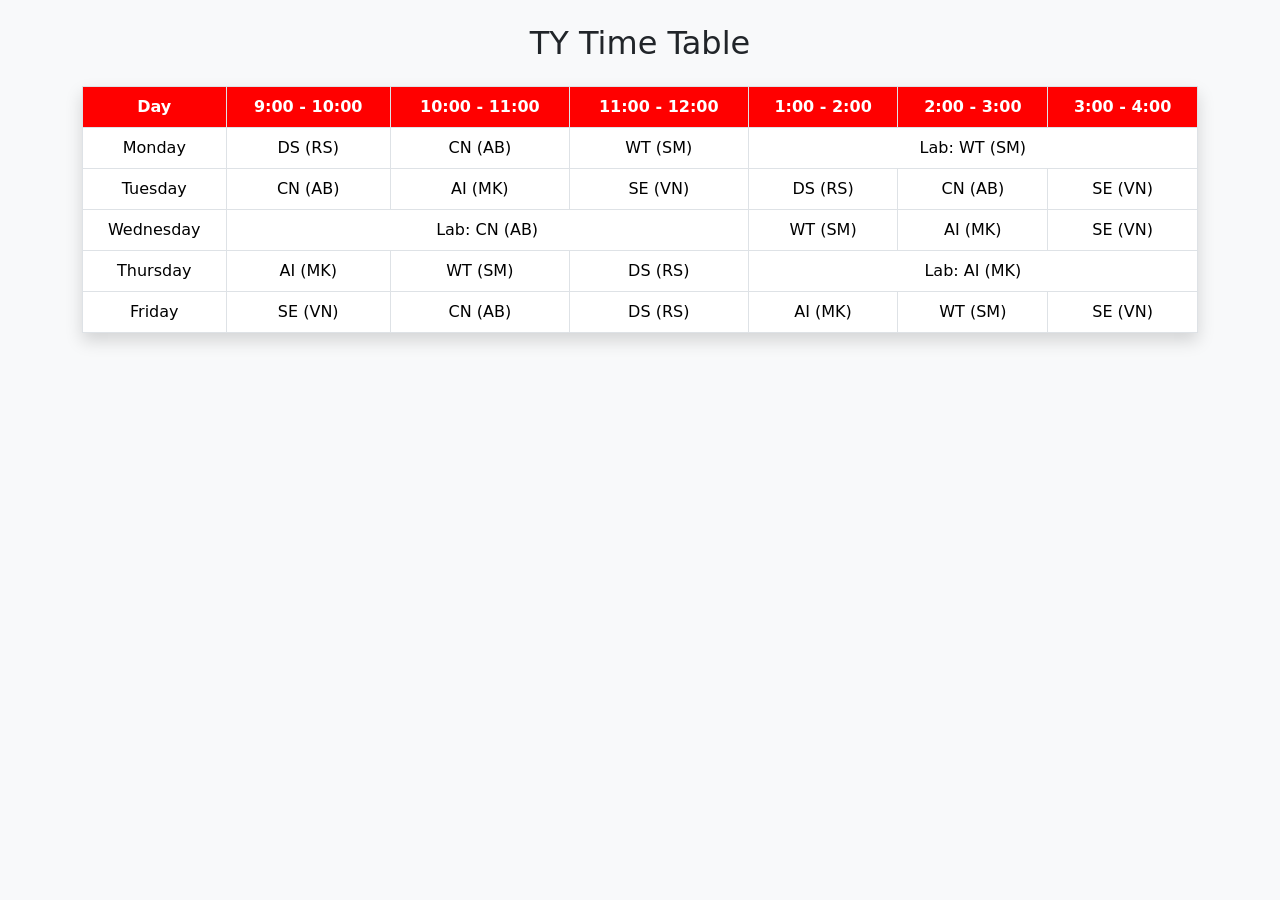
<file: 1/index.html>
<!DOCTYPE html>
<html lang="en">
<head>
  <meta charset="UTF-8">
  <meta name="viewport" content="width=device-width, initial-scale=1">
  <title>TY Time Table</title>
  <link href="https://cdn.jsdelivr.net/npm/bootstrap@5.3.3/dist/css/bootstrap.min.css" rel="stylesheet">
  <style>
    body {
      background-color: #f8f9fa;
    }
    .table thead th {
      background-color: red;
      color: white;
      text-align: center;
    }
    .table tbody td {
      text-align: center;
    }
    h2 {
      margin-top: 20px;
      text-align: center;
    }
  </style>
</head>
<body>

<div class="container">
  <h2 class="my-4">TY Time Table</h2>
  <table class="table table-bordered table-hover shadow">
    <thead>
      <tr>
        <th>Day</th>
        <th>9:00 - 10:00</th>
        <th>10:00 - 11:00</th>
        <th>11:00 - 12:00</th>
        <th>1:00 - 2:00</th>
        <th>2:00 - 3:00</th>
        <th>3:00 - 4:00</th>
      </tr>
    </thead>
    <tbody>
      <tr>
        <td>Monday</td>
        <td>DS (RS)</td>
        <td>CN (AB)</td>
        <td>WT (SM)</td>
        <td colspan="3">Lab: WT (SM)</td>
      </tr>
      <tr>
        <td>Tuesday</td>
        <td>CN (AB)</td>
        <td>AI (MK)</td>
        <td>SE (VN)</td>
        <td>DS (RS)</td>
        <td>CN (AB)</td>
        <td>SE (VN)</td>
      </tr>
      <tr>
        <td>Wednesday</td>
        <td colspan="3">Lab: CN (AB)</td>
        <td>WT (SM)</td>
        <td>AI (MK)</td>
        <td>SE (VN)</td>
      </tr>
      <tr>
        <td>Thursday</td>
        <td>AI (MK)</td>
        <td>WT (SM)</td>
        <td>DS (RS)</td>
        <td colspan="3">Lab: AI (MK)</td>
      </tr>
      <tr>
        <td>Friday</td>
        <td>SE (VN)</td>
        <td>CN (AB)</td>
        <td>DS (RS)</td>
        <td>AI (MK)</td>
        <td>WT (SM)</td>
        <td>SE (VN)</td>
      </tr>
    </tbody>
  </table>
</div>

</body>
</html>
</file>
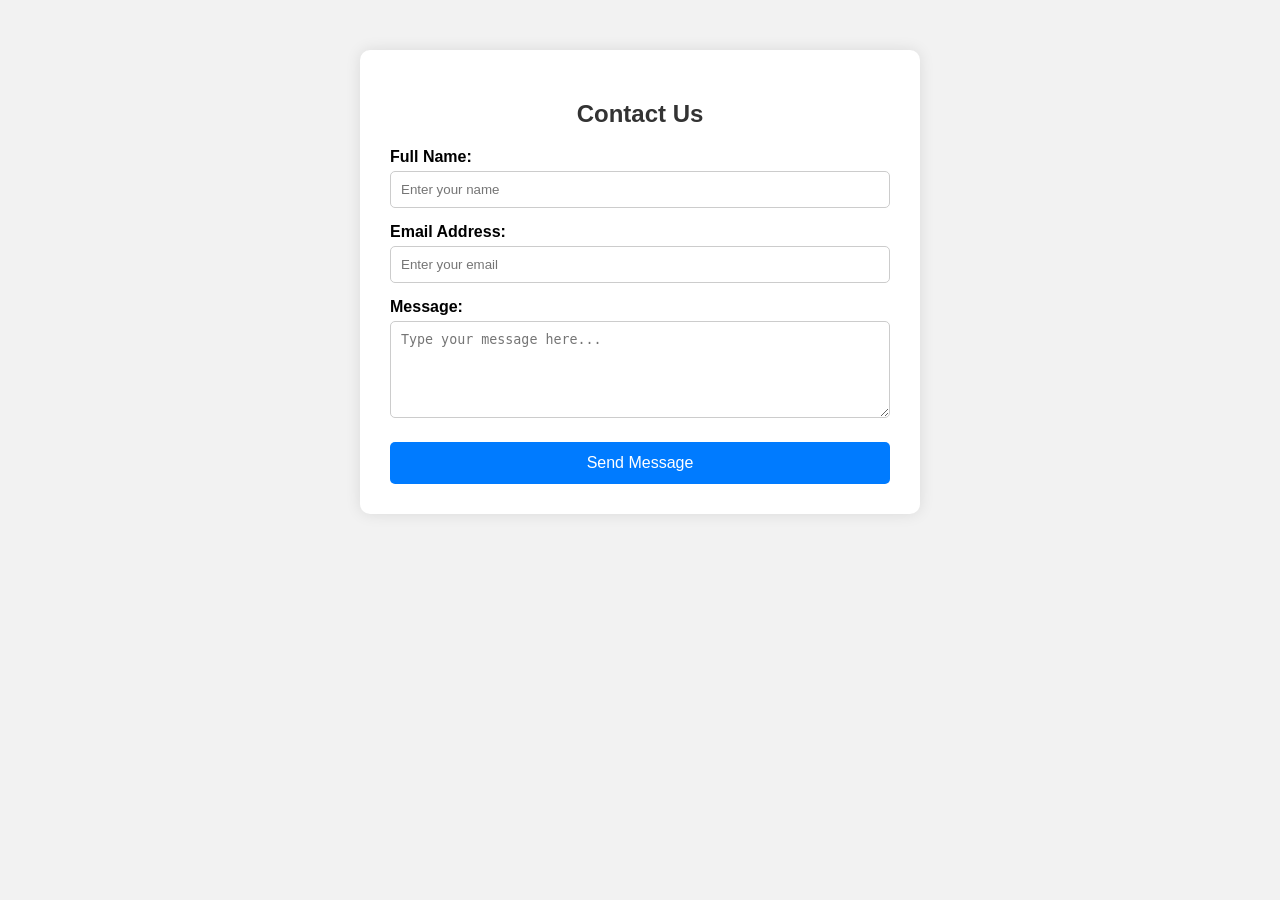
<file: 12/index.html>
<!DOCTYPE html>
<html lang="en">
<head>
  <meta charset="UTF-8">
  <title>Contact Us</title>
  <link rel="stylesheet" href="style.css">
</head>
<body>

  <div class="container">
    <h2>Contact Us</h2>
    <form>
      <label for="name">Full Name:</label>
      <input type="text" id="name" placeholder="Enter your name" required>

      <label for="email">Email Address:</label>
      <input type="email" id="email" placeholder="Enter your email" required>

      <label for="message">Message:</label>
      <textarea id="message" rows="5" placeholder="Type your message here..." required></textarea>

      <button type="submit">Send Message</button>
    </form>
  </div>

</body>
</html>
</file>
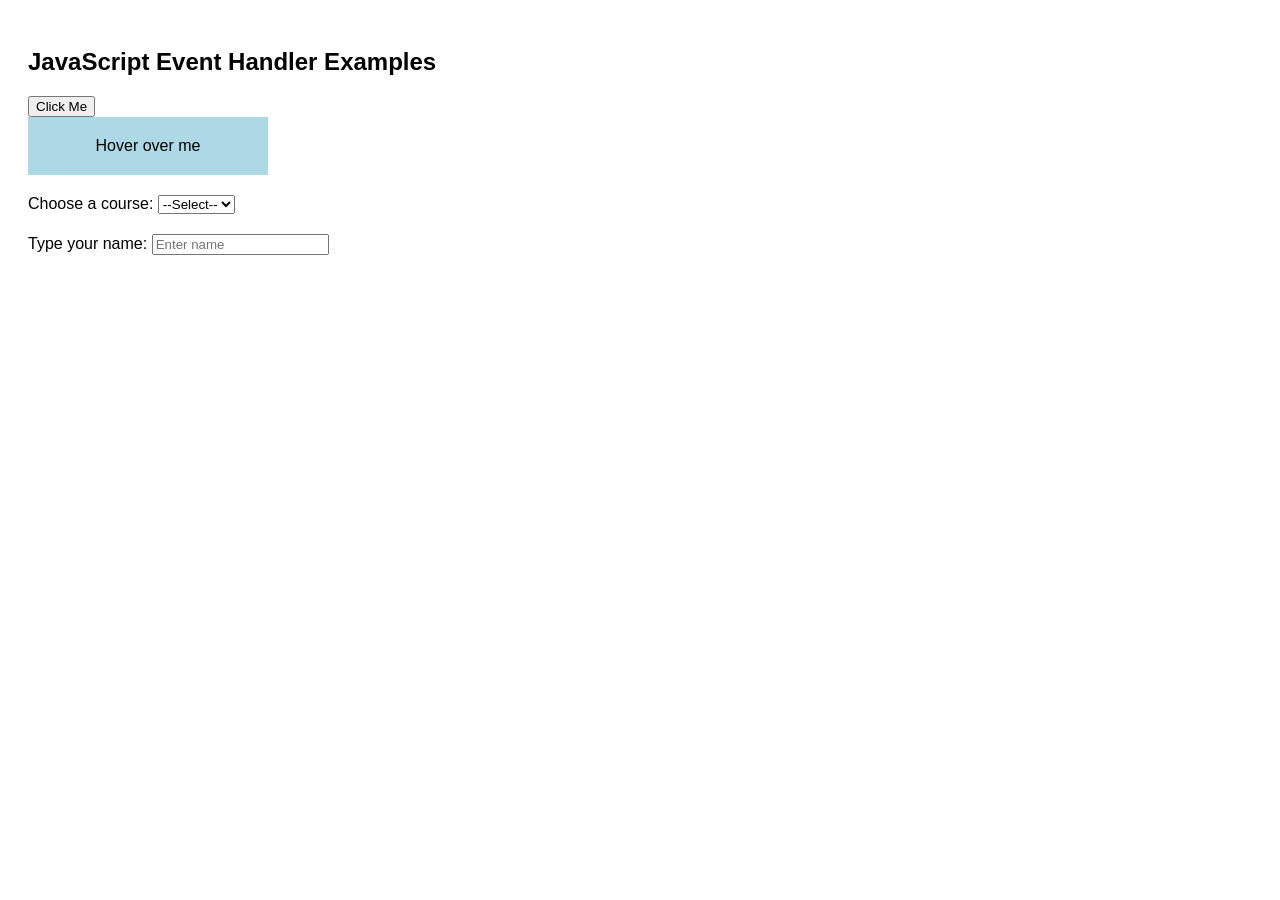
<file: 13/index.html>
<!DOCTYPE html>
<html lang="en">
<head>
  <meta charset="UTF-8">
  <title>JS Event Handlers</title>
  <style>
    body {
      font-family: Arial;
      padding: 20px;
    }

    .box {
      padding: 20px;
      background-color: lightblue;
      width: 200px;
      text-align: center;
      margin-bottom: 20px;
    }
  </style>
</head>
<body>

  <h2>JavaScript Event Handler Examples</h2>

  <!-- 1. Click Event -->
  <button onclick="showAlert()">Click Me</button>

  <!-- 2. Mouseover Event -->
  <div class="box" onmouseover="changeColor(this)" onmouseout="resetColor(this)">
    Hover over me
  </div>

  <!-- 3. Input Change -->
  <label>Choose a course:</label>
  <select onchange="courseSelected(this)">
    <option value="">--Select--</option>
    <option value="BTech">BTech</option>
    <option value="MTech">MTech</option>
    <option value="MBA">MBA</option>
  </select>

  <!-- 4. Keyup Event -->
  <div style="margin-top: 20px;">
    <label>Type your name:</label>
    <input type="text" onkeyup="updateName(this)" placeholder="Enter name">
    <p id="output"></p>
  </div>

  <script>
    // 1. Click handler
    function showAlert() {
      alert("Button clicked!");
    }

    // 2. Mouseover + Mouseout handlers
    function changeColor(element) {
      element.style.backgroundColor = "orange";
    }

    function resetColor(element) {
      element.style.backgroundColor = "lightblue";
    }

    // 3. Select onchange handler
    function courseSelected(select) {
      alert("You selected: " + select.value);
    }

    // 4. Keyup handler for live preview
    function updateName(input) {
      document.getElementById("output").innerText = "Hello, " + input.value;
    }
  </script>

</body>
</html>
</file>
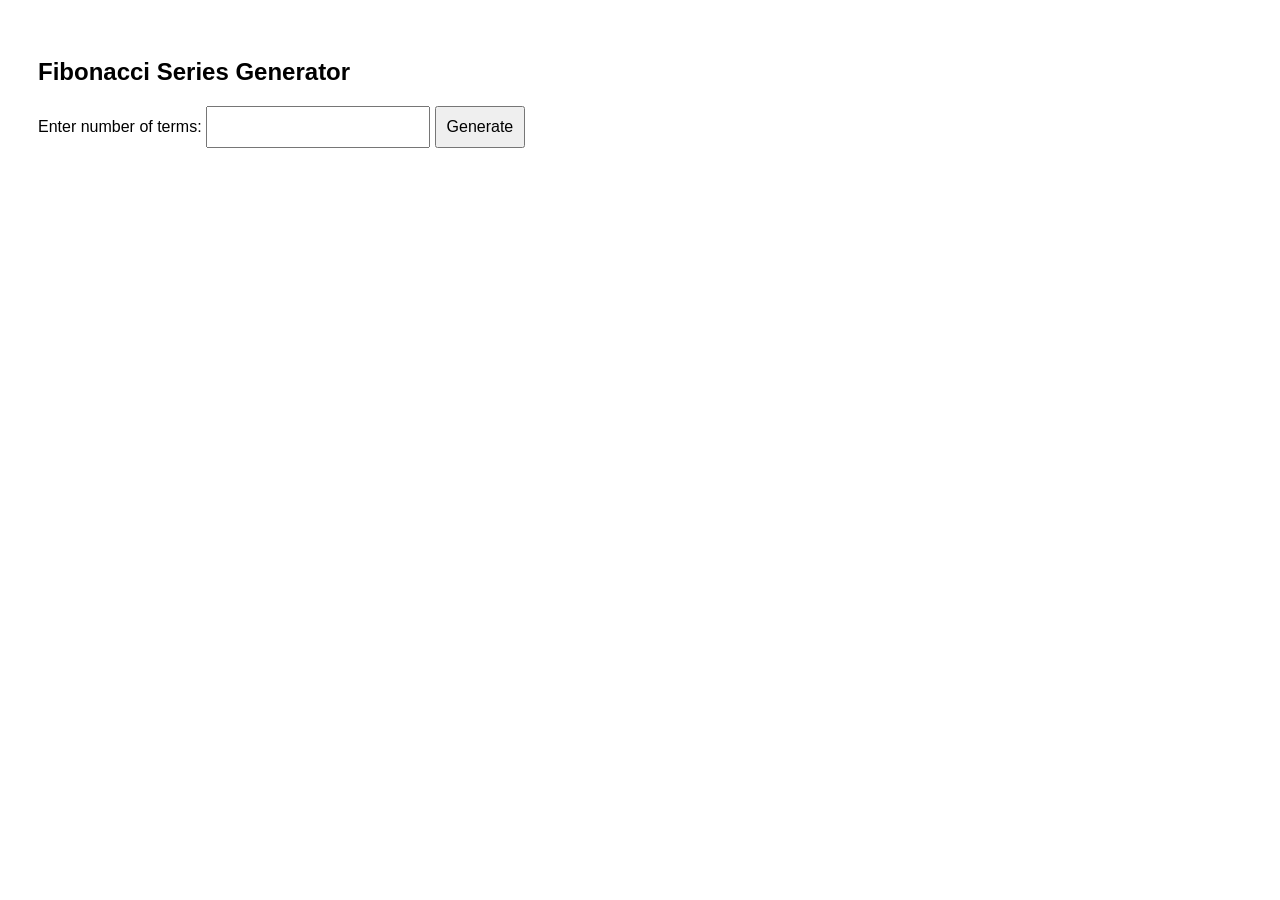
<file: 14/index.html>
<!DOCTYPE html>
<html lang="en">
<head>
  <meta charset="UTF-8">
  <title>Fibonacci Series</title>
  <style>
    body {
      font-family: Arial, sans-serif;
      padding: 30px;
    }
    input, button {
      padding: 10px;
      font-size: 16px;
    }
    #output {
      margin-top: 20px;
      font-weight: bold;
      color: darkblue;
    }
  </style>
</head>
<body>

  <h2>Fibonacci Series Generator</h2>

  <label>Enter number of terms:</label>
  <input type="number" id="num" min="1" />
  <button onclick="generateFibonacci()">Generate</button>

  <div id="output"></div>

  <script>
    function generateFibonacci() {
      const n = parseInt(document.getElementById("num").value);
      let output = "";

      if (isNaN(n) || n <= 0) {
        output = "Please enter a valid positive number.";
      } else {
        let fib = [0, 1];
        for (let i = 2; i < n; i++) {
          fib[i] = fib[i - 1] + fib[i - 2];
        }
        output = "Fibonacci Series: " + fib.slice(0, n).join(", ");
      }

      document.getElementById("output").innerText = output;
    }
  </script>

</body>
</html>
</file>
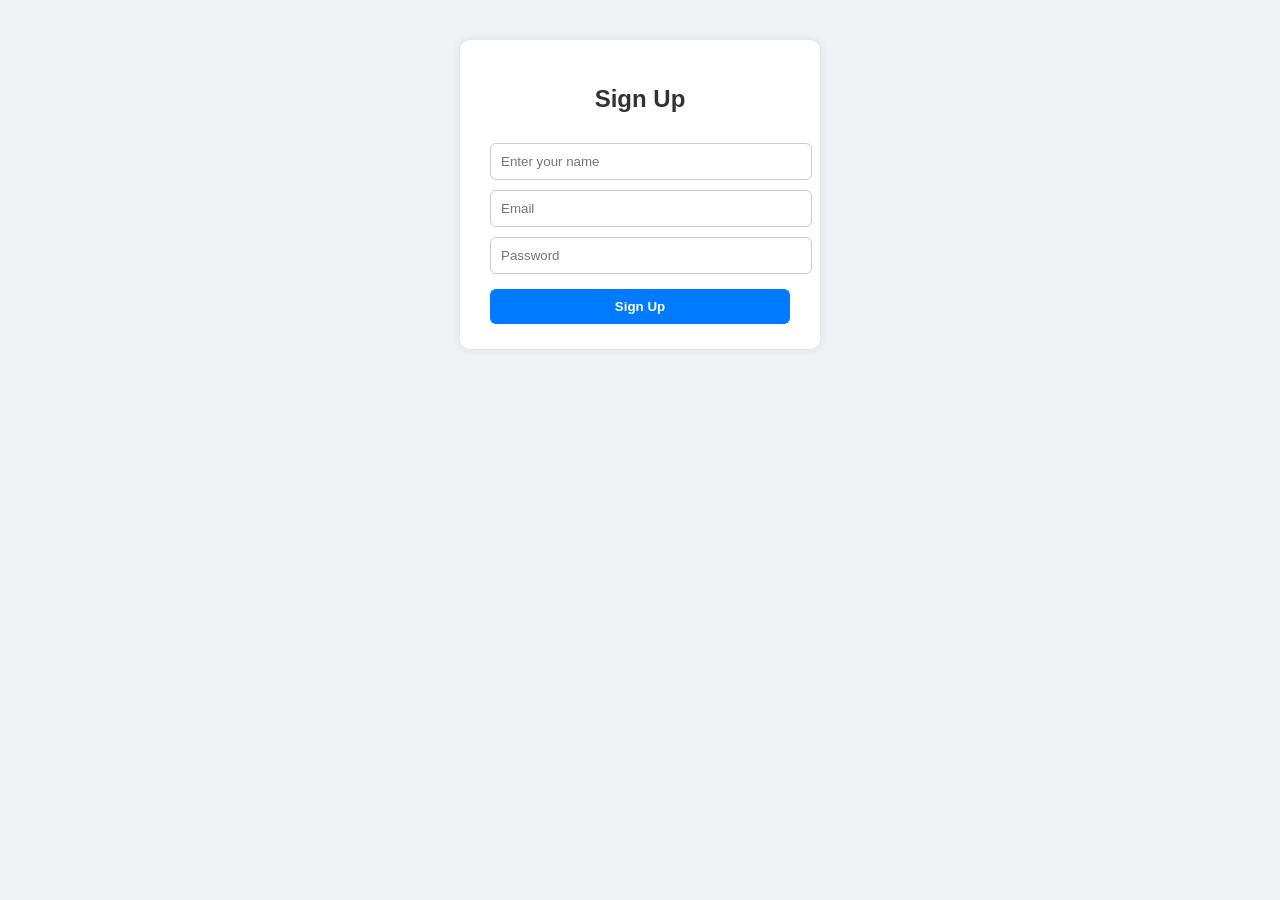
<file: 15/index.html>
<!DOCTYPE html>
<html lang="en">
<head>
  <meta charset="UTF-8">
  <title>Signup & Login</title>
  <style>
    body {
      font-family: Arial, sans-serif;
      background-color: #f0f2f5;
      display: flex;
      flex-direction: column;
      align-items: center;
      margin-top: 40px;
    }

    .container {
      background: white;
      padding: 25px 30px;
      border-radius: 10px;
      box-shadow: 0 0 10px rgba(0,0,0,0.1);
      width: 300px;
    }

    h2 {
      text-align: center;
      color: #333;
    }

    input {
      width: 100%;
      padding: 10px;
      margin-top: 10px;
      border: 1px solid #ccc;
      border-radius: 6px;
    }

    button {
      width: 100%;
      margin-top: 15px;
      padding: 10px;
      background-color: #007bff;
      color: white;
      font-weight: bold;
      border: none;
      border-radius: 6px;
      cursor: pointer;
    }

    button:hover {
      background-color: #0056b3;
    }

    #output {
      margin-top: 20px;
      font-weight: bold;
      color: green;
      text-align: center;
    }

    .hidden {
      display: none;
    }
  </style>
</head>
<body>

<div class="container" id="signupBox">
  <h2>Sign Up</h2>
  <input type="text" id="signupUsername" placeholder="Enter your name" required>
  <input type="text" id="signupEmail" placeholder="Email" required>
  <input type="password" id="signupPassword" placeholder="Password" required>
  <button onclick="handleSignup()">Sign Up</button>
</div>

<div class="container hidden" id="loginBox">
  <h2>Login</h2>
  <input type="text" id="loginEmail" placeholder="Email" required>
  <input type="password" id="loginPassword" placeholder="Password" required>
  <button onclick="handleLogin()">Login</button>
</div>

<div id="output"></div>

<script>
  let storedUser = {};

  function handleSignup() {
    const name = document.getElementById("signupUsername").value.trim();
    const email = document.getElementById("signupEmail").value.trim();
    const password = document.getElementById("signupPassword").value;

    if (name === "" || email === "" || password.length < 6) {
      alert("Please fill all fields correctly. Password must be at least 6 characters.");
      return;
    }

    storedUser = { name, email, password };

    document.getElementById("signupBox").classList.add("hidden");
    document.getElementById("loginBox").classList.remove("hidden");

    alert("Signup successful! Please login now.");
  }

  function handleLogin() {
    const email = document.getElementById("loginEmail").value.trim();
    const password = document.getElementById("loginPassword").value;

    if (email === storedUser.email && password === storedUser.password) {
      document.getElementById("output").innerText = `Welcome, ${storedUser.name}! 🎉`;
      document.getElementById("loginBox").classList.add("hidden");
    } else {
      alert("Invalid email or password.");
    }
  }
</script>

</body>
</html>
</file>
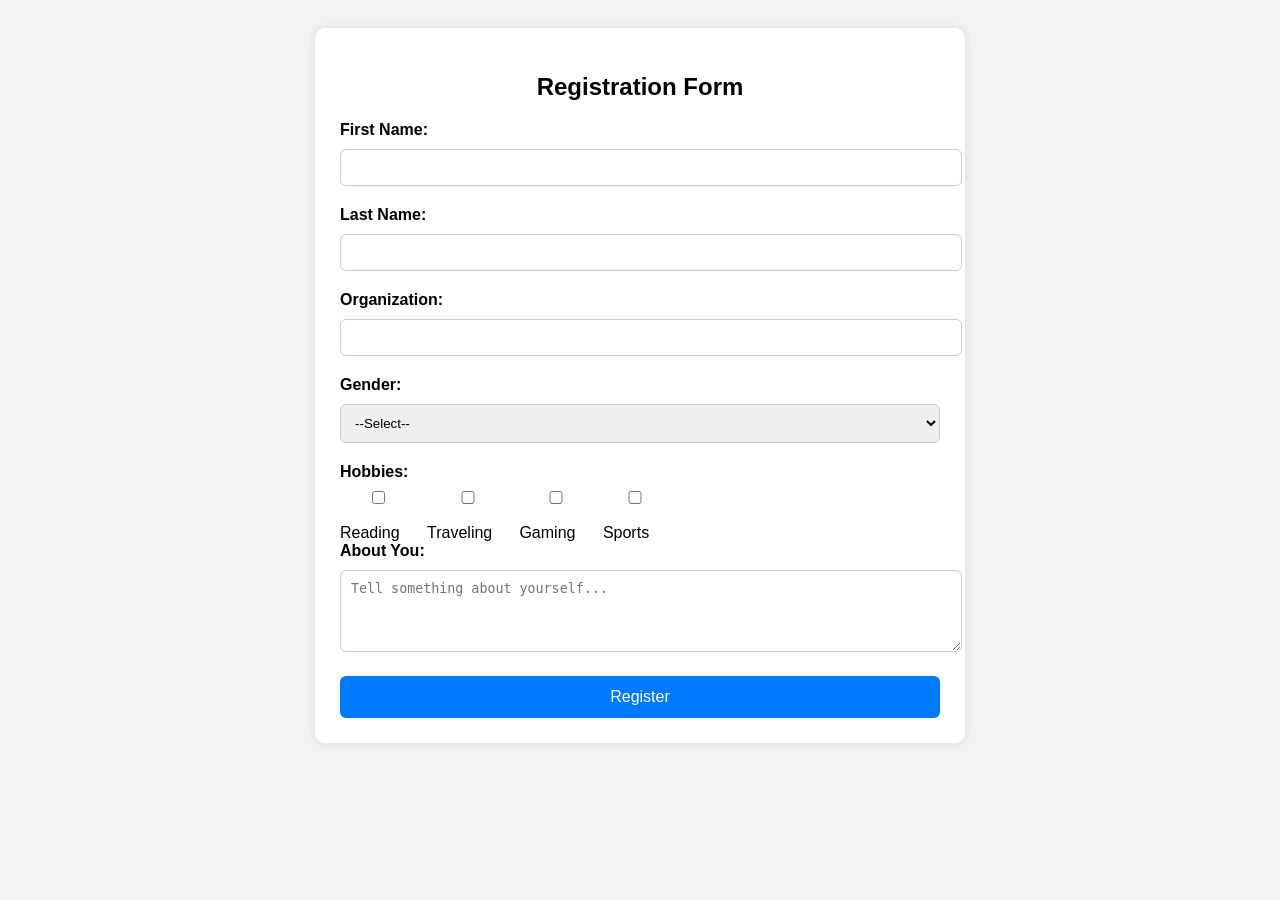
<file: 16/index.html>
<!DOCTYPE html>
<html lang="en">
<head>
  <meta charset="UTF-8">
  <title>Registration Form with Display</title>
  <style>
    body {
      font-family: Arial, sans-serif;
      background: #f2f2f2;
      padding: 20px;
    }

    .container {
      max-width: 600px;
      margin: auto;
      background: white;
      padding: 25px;
      border-radius: 10px;
      box-shadow: 0 0 10px rgba(0,0,0,0.1);
    }

    h2 {
      text-align: center;
    }

    label {
      font-weight: bold;
    }

    input, textarea, select {
      width: 100%;
      padding: 10px;
      margin: 10px 0 20px;
      border: 1px solid #ccc;
      border-radius: 6px;
    }

    .checkbox-group {
      display: flex;
      flex-wrap: wrap;
      gap: 10px;
    }

    .checkbox-group label {
      font-weight: normal;
    }

    button {
      width: 100%;
      padding: 12px;
      background: #007bff;
      color: white;
      border: none;
      border-radius: 6px;
      font-size: 16px;
      cursor: pointer;
    }

    button:hover {
      background: #0056b3;
    }

    .result {
      margin-top: 30px;
      background: #e9f7ef;
      padding: 20px;
      border-left: 6px solid #28a745;
    }
  </style>
</head>
<body>

<div class="container">
  <h2>Registration Form</h2>
  <form id="regForm" onsubmit="return handleSubmit()">
    <label>First Name:</label>
    <input type="text" id="fname" required>

    <label>Last Name:</label>
    <input type="text" id="lname" required>

    <label>Organization:</label>
    <input type="text" id="organization" required>

    <label>Gender:</label>
    <select id="gender" required>
      <option value="">--Select--</option>
      <option>Male</option>
      <option>Female</option>
      <option>Other</option>
    </select>

    <label>Hobbies:</label>
    <div class="checkbox-group">
      <label><input type="checkbox" name="hobbies" value="Reading"> Reading</label>
      <label><input type="checkbox" name="hobbies" value="Traveling"> Traveling</label>
      <label><input type="checkbox" name="hobbies" value="Gaming"> Gaming</label>
      <label><input type="checkbox" name="hobbies" value="Sports"> Sports</label>
    </div>

    <label>About You:</label>
    <textarea id="about" rows="4" placeholder="Tell something about yourself..."></textarea>

    <button type="submit">Register</button>
  </form>

  <div class="result" id="output" style="display: none;"></div>
</div>

<script>
  function handleSubmit() {
    const fname = document.getElementById("fname").value.trim();
    const lname = document.getElementById("lname").value.trim();
    const org = document.getElementById("organization").value.trim();
    const gender = document.getElementById("gender").value;
    const about = document.getElementById("about").value.trim();

    const hobbies = [];
    document.querySelectorAll("input[name='hobbies']:checked").forEach(hobby => {
      hobbies.push(hobby.value);
    });

    // Basic validation
    if (!fname || !lname || !org || !gender) {
      alert("Please fill all required fields.");
      return false;
    }

    const output = document.getElementById("output");
    output.style.display = "block";
    output.innerHTML = `
      <h3>Registration Details</h3>
      <p><strong>First Name:</strong> ${fname}</p>
      <p><strong>Last Name:</strong> ${lname}</p>
      <p><strong>Organization:</strong> ${org}</p>
      <p><strong>Gender:</strong> ${gender}</p>
      <p><strong>Hobbies:</strong> ${hobbies.length > 0 ? hobbies.join(', ') : 'None'}</p>
      <p><strong>About You:</strong> ${about || 'N/A'}</p>
    `;

    return false; // prevent page reload
  }
</script>

</body>
</html>
</file>
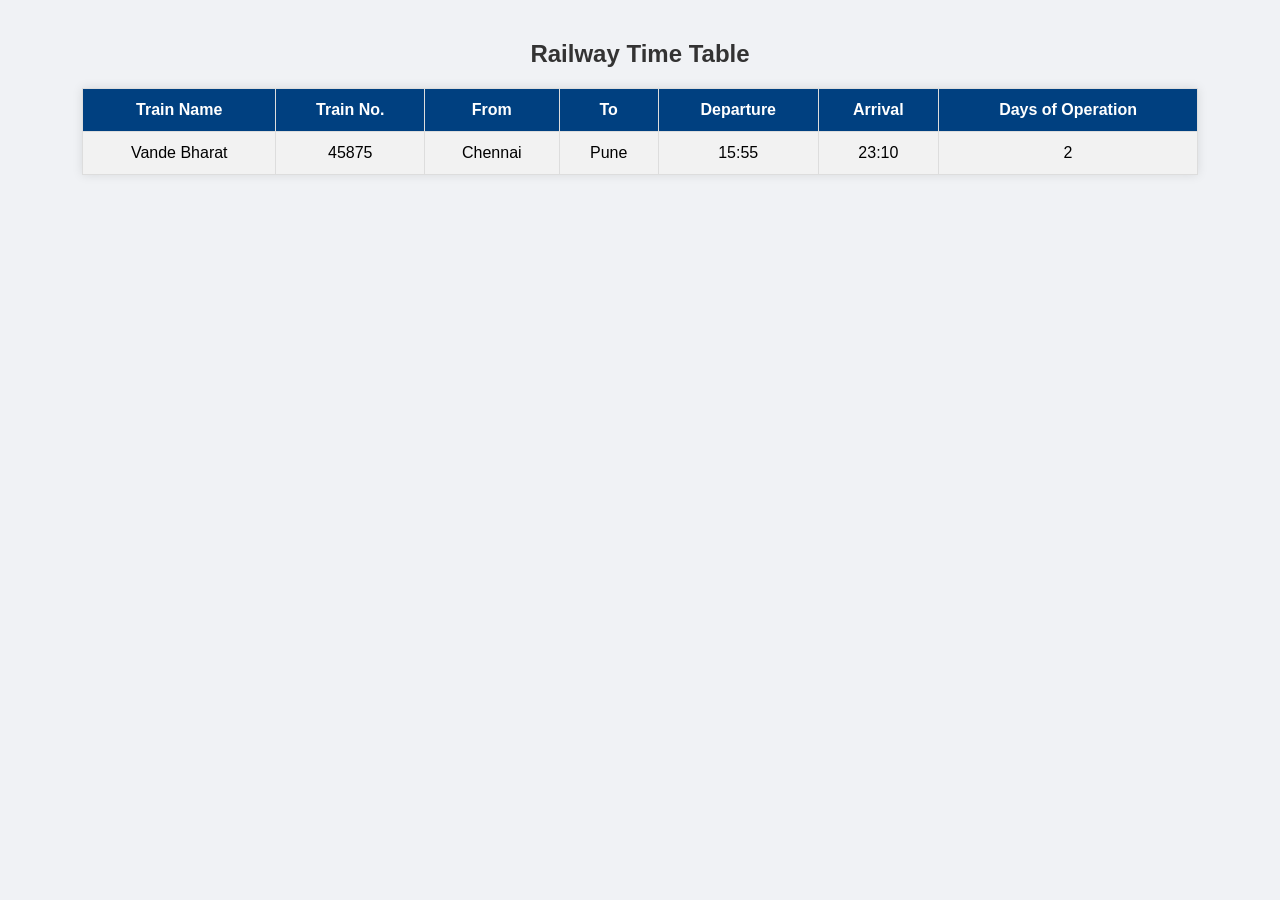
<file: 2/index.html>
<!DOCTYPE html>
<html lang="en">
<head>
  <meta charset="UTF-8">
  <title>Railway Time Table</title>
  <style>
    body {
      font-family: Arial, sans-serif;
      background: #f0f2f5;
      margin: 0;
      padding: 20px;
    }

    h2 {
      text-align: center;
      color: #333;
    }

    table {
      width: 90%;
      margin: 0 auto;
      border-collapse: collapse;
      background-color: white;
      box-shadow: 0 0 10px rgba(0,0,0,0.1);
    }

    th, td {
      border: 1px solid #ddd;
      padding: 12px;
      text-align: center;
    }

    th {
      background-color: #004080;
      color: white;
    }

    tr:nth-child(even) {
      background-color: #f2f2f2;
    }

    @media screen and (max-width: 768px) {
      table {
        font-size: 12px;
      }
    }
  </style>
</head>
<body>

  <h2>Railway Time Table</h2>
  
  <table>
    <thead>
      <tr>
        <th>Train Name</th>
        <th>Train No.</th>
        <th>From</th>
        <th>To</th>
        <th>Departure</th>
        <th>Arrival</th>
        <th>Days of Operation</th>
      </tr>
      <tr>
        <td>Vande Bharat</td>
        <td>45875</td>
        <td>Chennai</td>
        <td>Pune</td>
        <td>15:55</td>
        <td>23:10</td>
        <td>2</td>
      </tr>
    </thead>
    <tbody>
      <tr
</file>
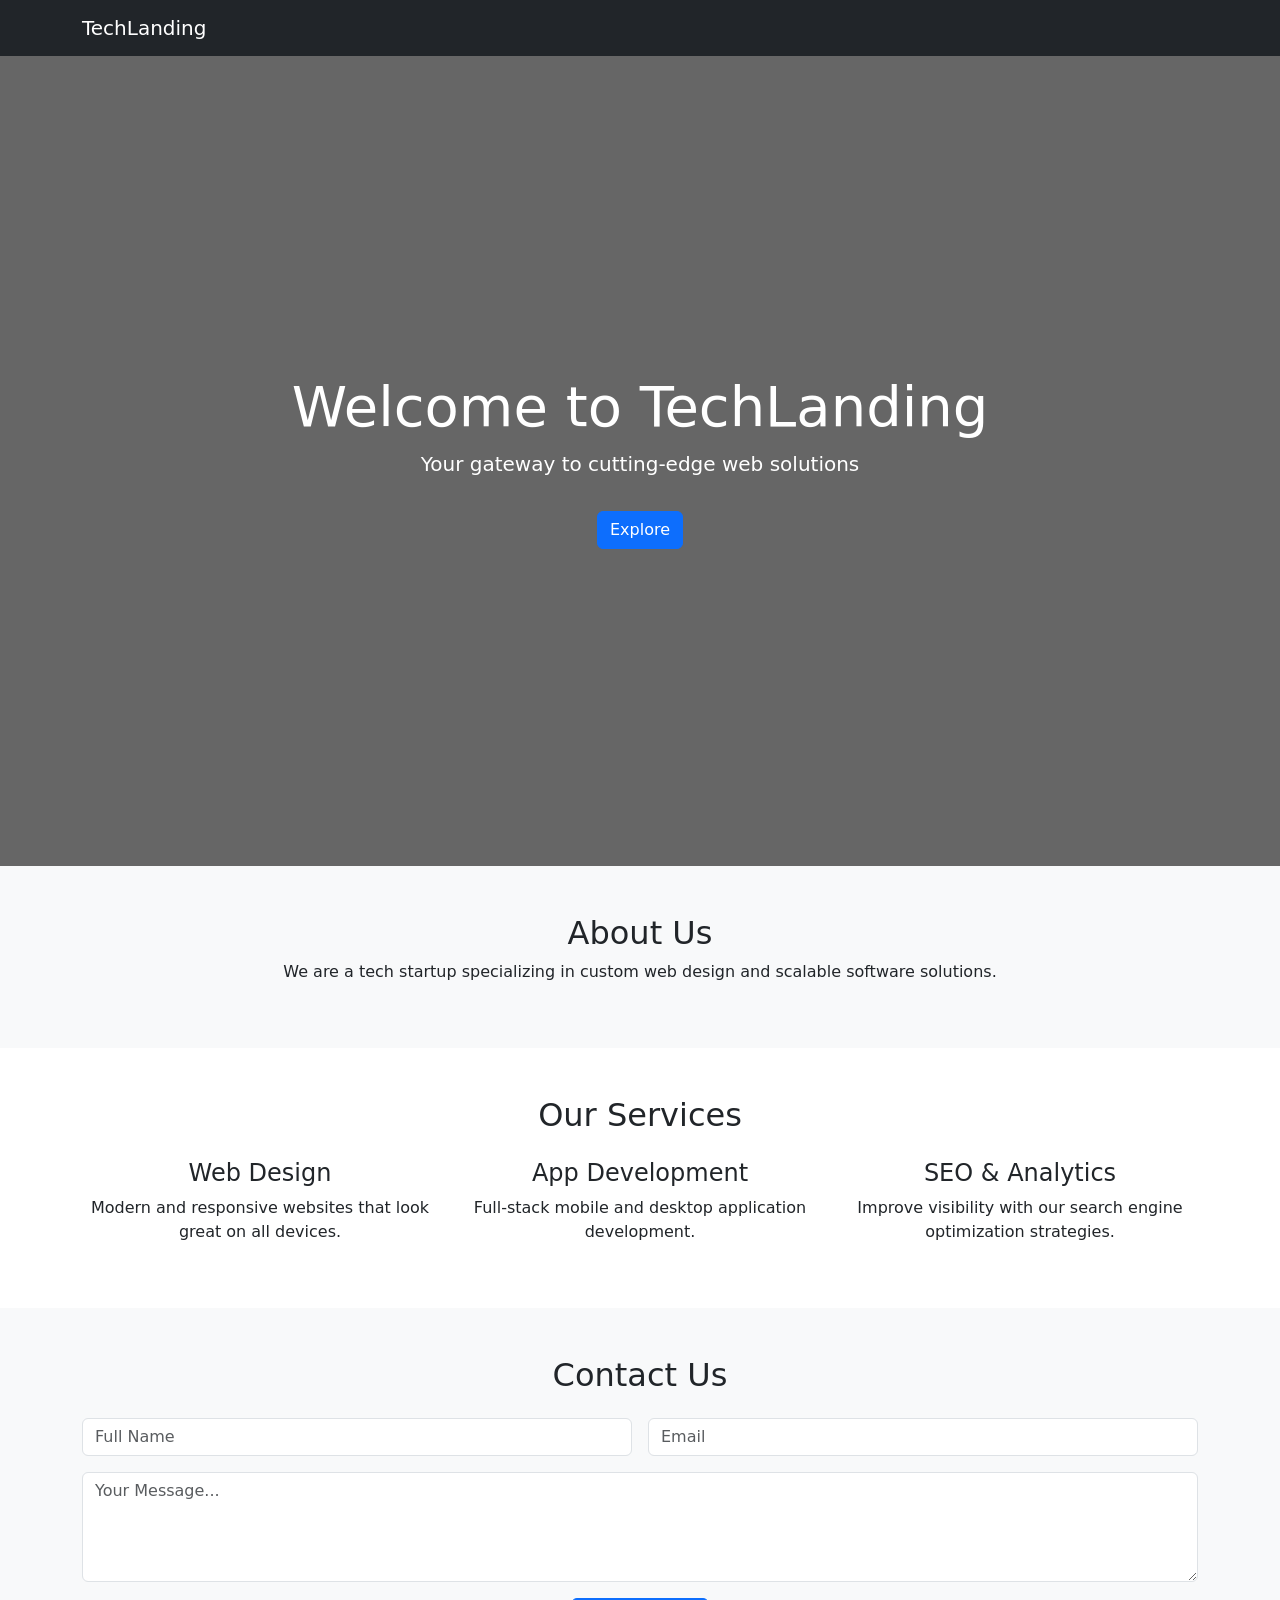
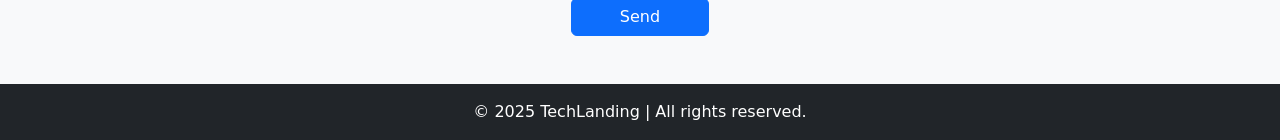
<file: 21/index.html>
<!DOCTYPE html>
<html lang="en">
<head>
  <meta charset="UTF-8">
  <title>TechLanding - Home</title>
  <meta name="viewport" content="width=device-width, initial-scale=1">
  <link href="https://cdn.jsdelivr.net/npm/bootstrap@5.3.3/dist/css/bootstrap.min.css" rel="stylesheet">
  <link rel="stylesheet" href="style.css">
</head>
<body>

<!-- Navbar -->
<nav class="navbar navbar-expand-lg navbar-dark bg-dark">
  <div class="container">
    <a class="navbar-brand" href="#">TechLanding</a>
  </div>
</nav>

<!-- Hero Section -->
<section class="hero text-center text-white d-flex align-items-center" style="height: 90vh;">
  <div class="container">
    <h1 class="display-4">Welcome to TechLanding</h1>
    <p class="lead">Your gateway to cutting-edge web solutions</p>
    <a href="#about" class="btn btn-primary mt-3">Explore</a>
  </div>
</section>

<!-- About Section -->
<section id="about" class="py-5 bg-light">
  <div class="container text-center">
    <h2>About Us</h2>
    <p>We are a tech startup specializing in custom web design and scalable software solutions.</p>
  </div>
</section>

<!-- Services Section -->
<section class="py-5">
  <div class="container">
    <h2 class="text-center mb-4">Our Services</h2>
    <div class="row text-center">
      <div class="col-md-4">
        <h4>Web Design</h4>
        <p>Modern and responsive websites that look great on all devices.</p>
      </div>
      <div class="col-md-4">
        <h4>App Development</h4>
        <p>Full-stack mobile and desktop application development.</p>
      </div>
      <div class="col-md-4">
        <h4>SEO & Analytics</h4>
        <p>Improve visibility with our search engine optimization strategies.</p>
      </div>
    </div>
  </div>
</section>

<!-- Contact Form -->
<section class="bg-light py-5">
  <div class="container">
    <h2 class="text-center mb-4">Contact Us</h2>
    <form class="row g-3">
      <div class="col-md-6">
        <input type="text" class="form-control" placeholder="Full Name" required>
      </div>
      <div class="col-md-6">
        <input type="email" class="form-control" placeholder="Email" required>
      </div>
      <div class="col-12">
        <textarea class="form-control" placeholder="Your Message..." rows="4" required></textarea>
      </div>
      <div class="col-12 text-center">
        <button type="submit" class="btn btn-primary px-5">Send</button>
      </div>
    </form>
  </div>
</section>

<!-- Footer -->
<footer class="text-center py-3 bg-dark text-white">
  &copy; 2025 TechLanding | All rights reserved.
</footer>

</body>
</html>
</file>
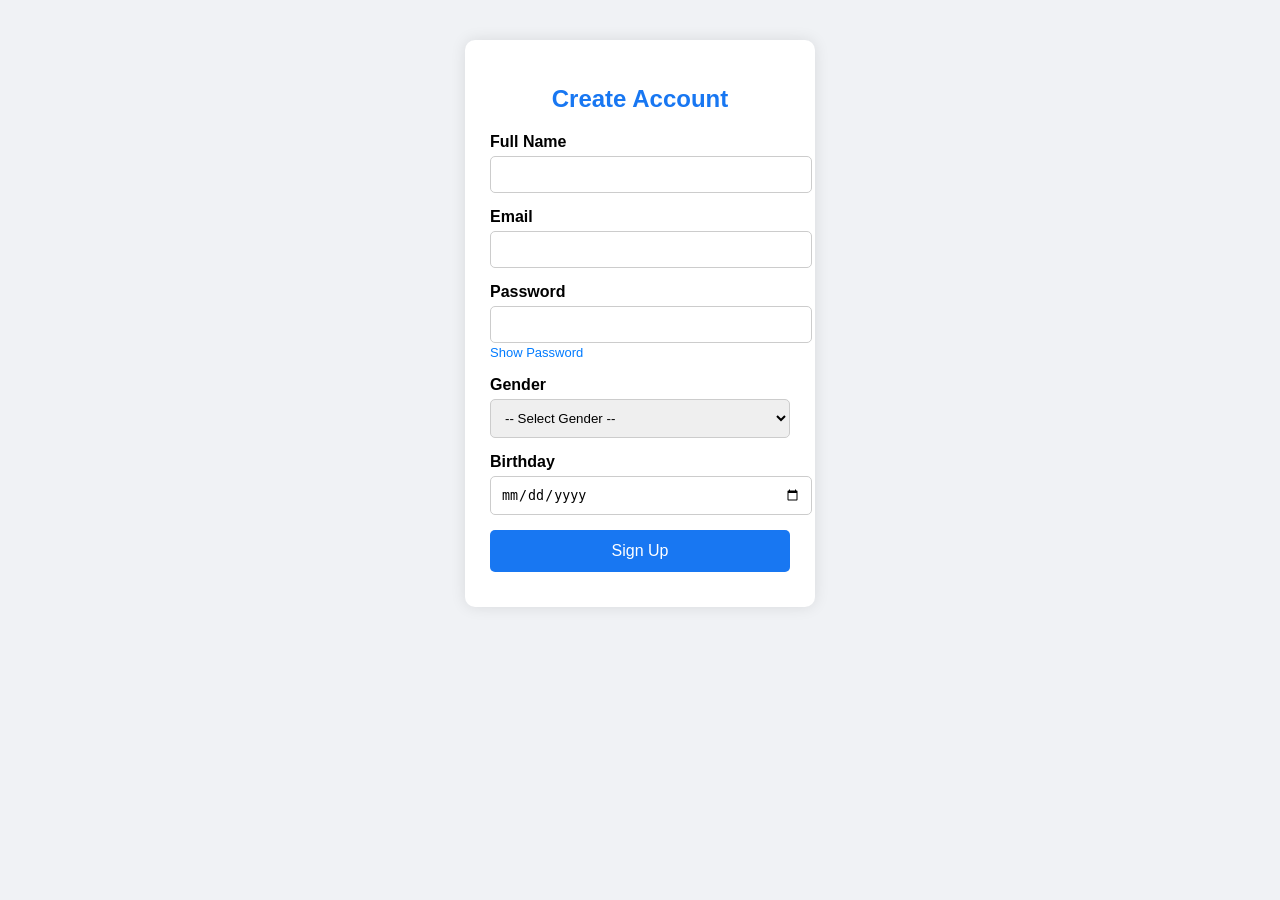
<file: 3/index.html>
<!DOCTYPE html>
<html lang="en">
<head>
  <meta charset="UTF-8">
  <title>Facebook Registration Form</title>
  <style>
    body {
      background-color: #f0f2f5;
      font-family: Arial, sans-serif;
    }

    .form-container {
      max-width: 300px;
      margin: 40px auto;
      padding: 25px;
      background-color: #fff;
      border-radius: 10px;
      box-shadow: 0 0 15px rgba(0,0,0,0.1);
    }

    h2 {
      text-align: center;
      color: #1877f2;
    }

    .form-group {
      margin-bottom: 15px;
    }

    label {
      font-weight: bold;
    }

    input, select {
      width: 100%;
      padding: 10px;
      margin-top: 5px;
      border: 1px solid #ccc;
      border-radius: 5px;
    }

    .toggle-pass {
      margin-top: 5px;
      font-size: 13px;
      cursor: pointer;
      color: #007bff;
    }

    .btn {
      background-color: #1877f2;
      color: white;
      border: none;
      padding: 12px;
      width: 100%;
      font-size: 16px;
      border-radius: 5px;
      cursor: pointer;
    }

    .btn:hover {
      background-color: #145dbf;
    }

    .error {
      color: red;
      font-size: 12px;
    }

    .success {
      color: green;
      text-align: center;
      margin-top: 10px;
      font-weight: bold;
    }
  </style>
</head>
<body>

<div class="form-container">
  <h2>Create Account</h2>
  <form id="fbForm" onsubmit="return validateForm()">
    <div class="form-group">
      <label>Full Name</label>
      <input type="text" id="name" />
      <div class="error" id="nameErr"></div>
    </div>

    <div class="form-group">
      <label>Email</label>
      <input type="email" id="email" />
      <div class="error" id="emailErr"></div>
    </div>

    <div class="form-group">
      <label>Password</label>
      <input type="password" id="password" />
      <span class="toggle-pass" onclick="togglePassword()">Show Password</span>
      <div class="error" id="passwordErr"></div>
    </div>

    <div class="form-group">
      <label>Gender</label>
      <select id="gender">
        <option value="">-- Select Gender --</option>
        <option>Male</option>
        <option>Female</option>
        <option>Other</option>
      </select>
      <div class="error" id="genderErr"></div>
    </div>

    <div class="form-group">
      <label>Birthday</label>
      <input type="date" id="dob" />
      <div class="error" id="dobErr"></div>
    </div>

    <button class="btn" type="submit">Sign Up</button>
    <div class="success" id="successMsg"></div>
  </form>
</div>

<script>
  function togglePassword() {
    const passInput = document.getElementById("password");
    const toggle = document.querySelector(".toggle-pass");
    if (passInput.type === "password") {
      passInput.type = "text";
      toggle.innerText = "Hide Password";
    } else {
      passInput.type = "password";
      toggle.innerText = "Show Password";
    }
  }

  function validateForm() {
    let valid = true;

    // Clear previous errors and success
    document.querySelectorAll('.error').forEach(el => el.innerText = '');
    document.getElementById("successMsg").innerText = '';

    // Get form values
    const name = document.getElementById("name").value.trim();
    const email = document.getElementById("email").value.trim();
    const password = document.getElementById("password").value;
    const gender = document.getElementById("gender").value;
    const dob = document.getElementById("dob").value;

    // Validation checks
    if (name === "") {
      document.getElementById("nameErr").innerText = "Name is required";
      valid = false;
    }

    if (email === "" || !email.includes("@")) {
      document.getElementById("emailErr").innerText = "Enter a valid email";
      valid = false;
    }

    if (password.length < 6) {
      document.getElementById("passwordErr").innerText = "Password must be at least 6 characters";
      valid = false;
    }

    if (gender === "") {
      document.getElementById("genderErr").innerText = "Select gender";
      valid = false;
    }

    if (dob === "") {
      document.getElementById("dobErr").innerText = "Select date of birth";
      valid = false;
    }

    // If valid, show message & log form data
    if (valid) {
      const userData = {
        name,
        email,
        password,
        gender,
        dob
      };
      console.log("User Registered Successfully:", userData);
      document.getElementById("successMsg").innerText = "Registration Successful!";
    }

    return false; // prevent actual form submission
  }
</script>

</body>
</html>
</file>
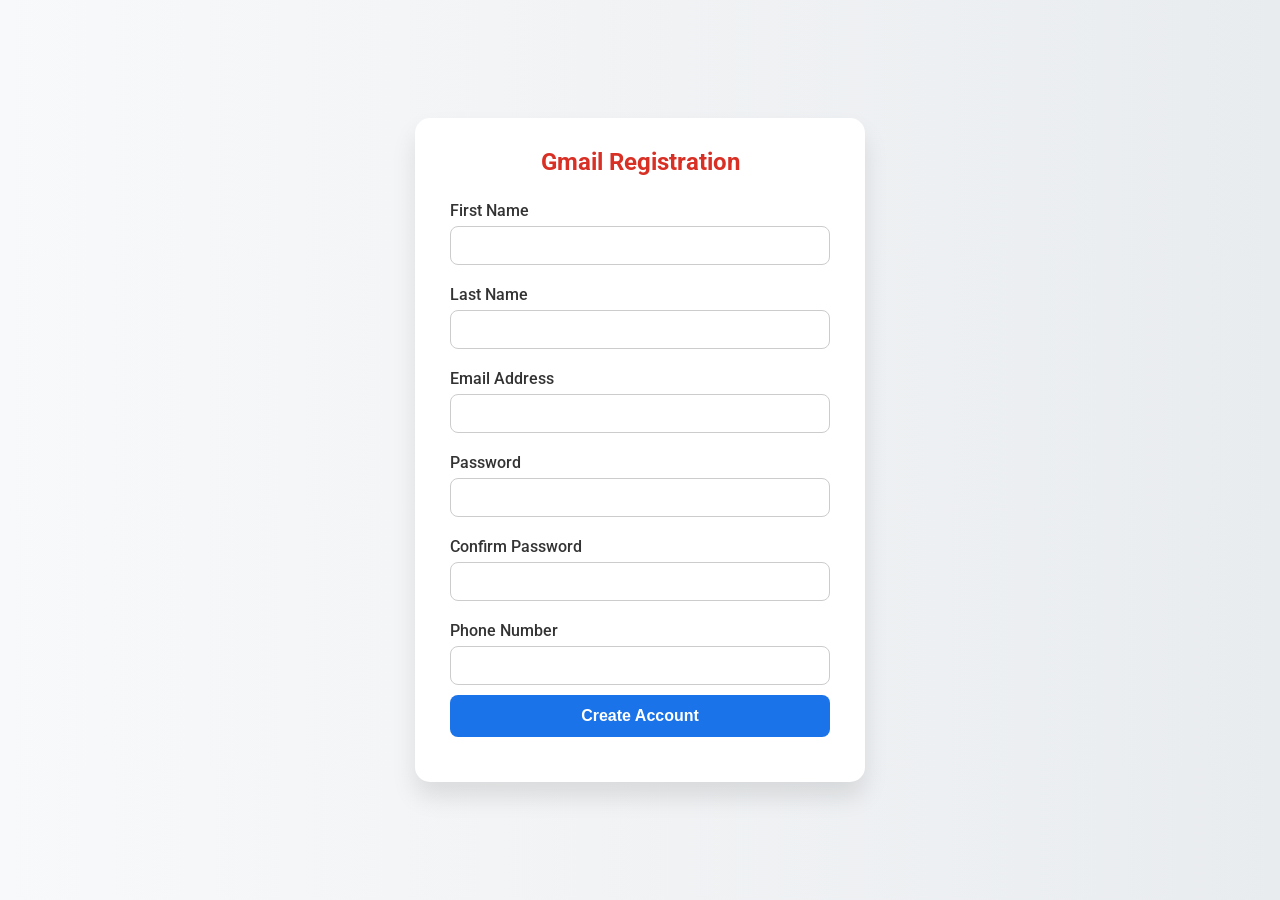
<file: 4/index.html>
<!DOCTYPE html>
<html lang="en">
<head>
  <meta charset="UTF-8" />
  <meta name="viewport" content="width=device-width, initial-scale=1.0"/>
  <title>Gmail Registration</title>
  <link href="https://fonts.googleapis.com/css2?family=Roboto&display=swap" rel="stylesheet">
  <style>
    * {
      margin: 0;
      padding: 0;
      box-sizing: border-box;
    }

    body {
      font-family: 'Roboto', sans-serif;
      background: linear-gradient(to right, #f8f9fa, #e9ecef);
      display: flex;
      justify-content: center;
      align-items: center;
      min-height: 100vh;
    }

    .container {
      background-color: #ffffff;
      width: 100%;
      max-width: 450px;
      padding: 30px 35px;
      border-radius: 15px;
      box-shadow: 0 15px 25px rgba(0,0,0,0.1);
    }

    h2 {
      text-align: center;
      color: #d93025;
      margin-bottom: 25px;
    }

    .form-group {
      margin-bottom: 20px;
    }

    label {
      display: block;
      font-weight: 500;
      margin-bottom: 6px;
      color: #333;
    }

    input {
      width: 100%;
      padding: 10px 12px;
      border: 1px solid #ccc;
      border-radius: 8px;
      font-size: 15px;
      transition: 0.3s ease;
    }

    input:focus {
      border-color: #1a73e8;
      outline: none;
      box-shadow: 0 0 5px rgba(26, 115, 232, 0.3);
    }

    .btn {
      background-color: #1a73e8;
      color: white;
      border: none;
      padding: 12px;
      width: 100%;
      font-size: 16px;
      font-weight: bold;
      border-radius: 8px;
      cursor: pointer;
      transition: background-color 0.3s ease;
    }

    .btn:hover {
      background-color: #1669c1;
    }

    .error {
      color: red;
      font-size: 13px;
      margin-top: -10px;
      margin-bottom: 10px;
    }

    .success {
      text-align: center;
      color: green;
      font-weight: 500;
      margin-top: 15px;
    }

    @media screen and (max-width: 500px) {
      .container {
        padding: 25px 20px;
      }
    }
  </style>
</head>
<body>

<div class="container">
  <h2>Gmail Registration</h2>
  <form id="gmailForm" onsubmit="return validateGmailForm()">
    <div class="form-group">
      <label>First Name</label>
      <input type="text" id="fname">
    </div>

    <div class="form-group">
      <label>Last Name</label>
      <input type="text" id="lname">
    </div>

    <div class="form-group">
      <label>Email Address</label>
      <input type="email" id="email">
    </div>

    <div class="form-group">
      <label>Password</label>
      <input type="password" id="password">
    </div>

    <div class="form-group">
      <label>Confirm Password</label>
      <input type="password" id="confirmPassword">
    </div>

    <div class="form-group">
      <label>Phone Number</label>
      <input type="text" id="phone">
    </div>

    <div class="error" id="formError"></div>
    <button class="btn" type="submit">Create Account</button>
    <div class="success" id="successMsg"></div>
  </form>
</div>

<script>
  function validateGmailForm() {
    const fname = document.getElementById("fname").value.trim();
    const lname = document.getElementById("lname").value.trim();
    const email = document.getElementById("email").value.trim();
    const password = document.getElementById("password").value;
    const confirmPassword = document.getElementById("confirmPassword").value;
    const phone = document.getElementById("phone").value.trim();
    const errorDiv = document.getElementById("formError");
    const successMsg = document.getElementById("successMsg");

    errorDiv.innerHTML = "";
    successMsg.innerHTML = "";

    if (!fname || !lname || !email || !password || !confirmPassword || !phone) {
      errorDiv.innerHTML = "All fields are required!";
      return false;
    }

    if (!email.includes("@") || !email.includes(".")) {
      errorDiv.innerHTML = "Invalid email address!";
      return false;
    }

    if (password.length < 6) {
      errorDiv.innerHTML = "Password must be at least 6 characters!";
      return false;
    }

    if (password !== confirmPassword) {
      errorDiv.innerHTML = "Passwords do not match!";
      return false;
    }

    if (!/^\d{10}$/.test(phone)) {
      errorDiv.innerHTML = "Phone number must be 10 digits!";
      return false;
    }

    successMsg.innerHTML = "Registration successful!";
    console.log({
      FirstName: fname,
      LastName: lname,
      Email: email,
      Phone: phone
    });

    return false; // prevent real submission
  }
</script>

</body>
</html>
</file>
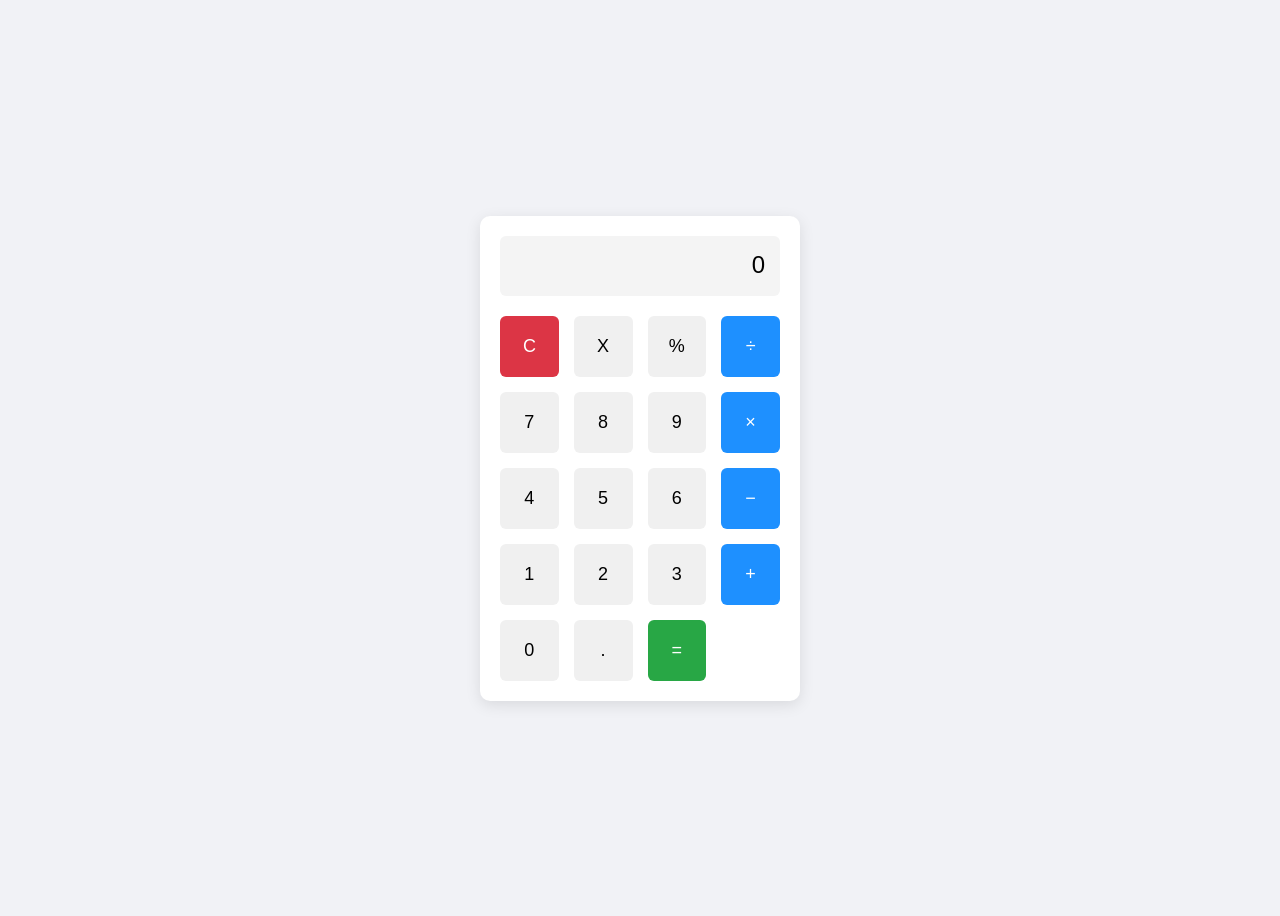
<file: 6/index.html>
<!DOCTYPE html>
<html lang="en">
<head>
  <meta charset="UTF-8">
  <title>JavaScript Calculator</title>
  <style>
    * {
      box-sizing: border-box;
    }

    body {
      background-color: #f1f2f6;
      display: flex;
      justify-content: center;
      align-items: center;
      height: 100vh;
      font-family: 'Segoe UI', sans-serif;
    }

    .calculator {
      width: 320px;
      background-color: #ffffff;
      border-radius: 10px;
      box-shadow: 0 4px 15px rgba(0,0,0,0.1);
      padding: 20px;
    }

    .display {
      height: 60px;
      width: 100%;
      background-color: #f4f4f4;
      border-radius: 6px;
      text-align: right;
      padding: 15px;
      font-size: 24px;
      margin-bottom: 20px;
      overflow: auto;
    }

    .buttons {
      display: grid;
      grid-template-columns: repeat(4, 1fr);
      grid-gap: 15px;
    }

    button {
      padding: 20px;
      font-size: 18px;
      border: none;
      border-radius: 6px;
      background-color: #f0f0f0;
      cursor: pointer;
      transition: 0.2s;
    }

    button:hover {
      background-color: #dcdcdc;
    }

    .operator {
      background-color: #1e90ff;
      color: white;
    }

    .operator:hover {
      background-color: #0073e6;
    }

    .equal {
      background-color: #28a745;
      color: white;
    }

    .equal:hover {
      background-color: #218838;
    }

    .clear {
      background-color: #dc3545;
      color: white;
    }

    .clear:hover {
      background-color: #c82333;
    }
  </style>
</head>
<body>

<div class="calculator">
  <div id="result" class="display">0</div>
  <div class="buttons">
    <button onclick="clearDisplay()" class="clear">C</button>
    <button onclick="deleteLast()">X</button>
    <button onclick="append('%')">%</button>
    <button onclick="append('/')" class="operator">÷</button>

    <button onclick="append('7')">7</button>
    <button onclick="append('8')">8</button>
    <button onclick="append('9')">9</button>
    <button onclick="append('*')" class="operator">×</button>

    <button onclick="append('4')">4</button>
    <button onclick="append('5')">5</button>
    <button onclick="append('6')">6</button>
    <button onclick="append('-')" class="operator">−</button>

    <button onclick="append('1')">1</button>
    <button onclick="append('2')">2</button>
    <button onclick="append('3')">3</button>
    <button onclick="append('+')" class="operator">+</button>

    <button onclick="append('0')">0</button>
    <button onclick="append('.')">.</button>
    <button onclick="calculate()" class="equal">=</button>
  </div>
</div>

<script>
  const result = document.getElementById('result');

  function append(value) {
    if (result.innerText === '0') {
      result.innerText = value;
    } else {
      result.innerText += value;
    }
  }

  function clearDisplay() {
    result.innerText = '0';
  }

  function deleteLast() {
    if (result.innerText.length === 1) {
      result.innerText = '0';
    } else {
      result.innerText = result.innerText.slice(0, -1);
    }
  }

  function calculate() {
    try {
      let expression = result.innerText.replace('×', '*').replace('÷', '/');
      let output = eval(expression);
      result.innerText = output;
    } catch (e) {
      result.innerText = 'Error';
    }
  }
</script>

</body>
</html>
</file>
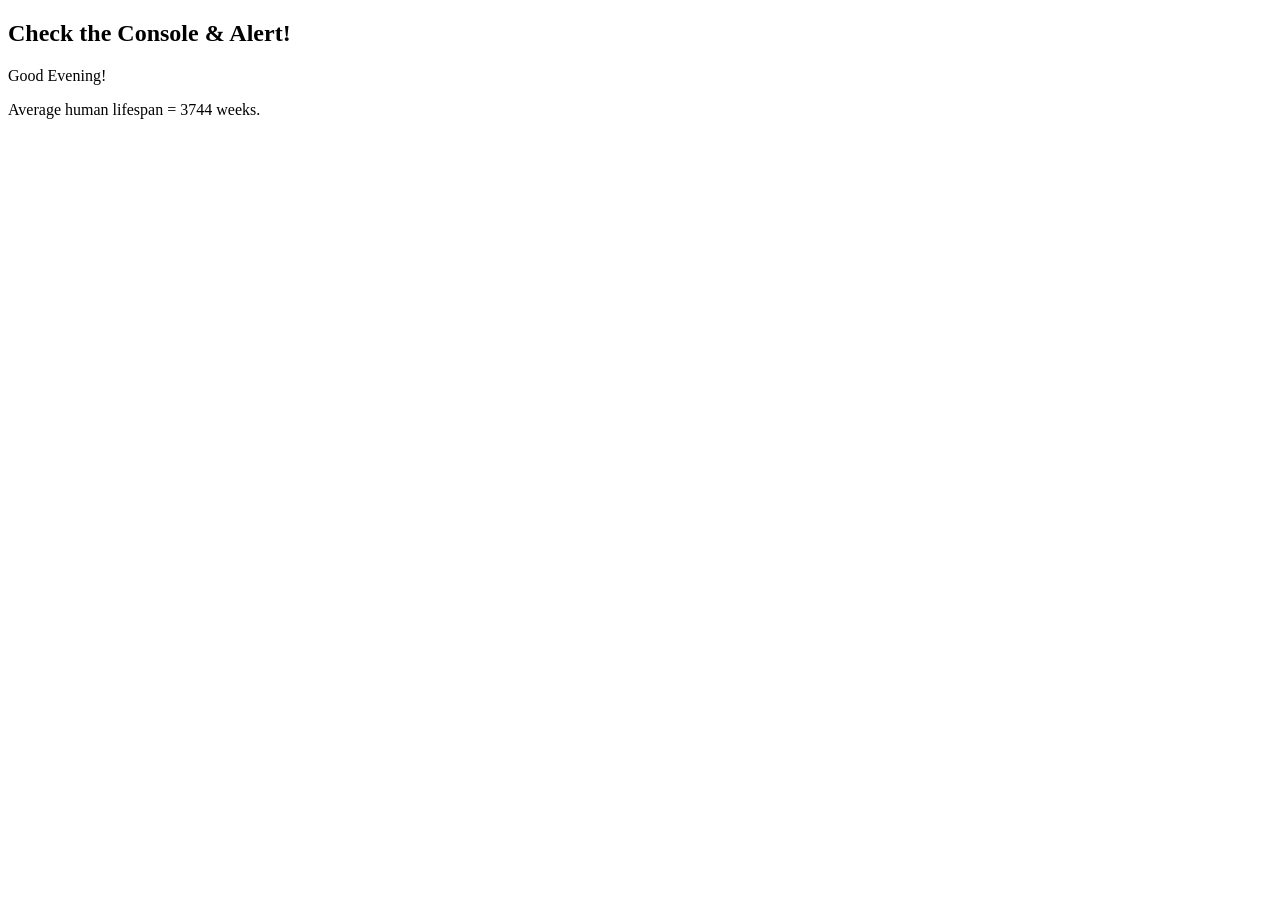
<file: 7/index.html>
<!DOCTYPE html>
<html lang="en">
<head>
  <meta charset="UTF-8">
  <title>Human Lifetime Stats</title>
</head>
<body>
  <h2>Check the Console & Alert!</h2>
  <p id="greeting"></p>
  <p id="lifetime"></p>

  <!-- Linking external JavaScript file -->
  <script src="script.js"></script>
</body>
</html>
</file>
<file: 12/style.css>
body {
    margin: 0;
    padding: 0;
    font-family: Arial, sans-serif;
    background: #f2f2f2;
  }
  
  .container {
    width: 90%;
    max-width: 500px;
    margin: 50px auto;
    background-color: #fff;
    padding: 30px;
    border-radius: 10px;
    box-shadow: 0 0 15px rgba(0,0,0,0.1);
  }
  
  h2 {
    text-align: center;
    color: #333;
  }
  
  form label {
    display: block;
    margin: 15px 0 5px;
    font-weight: bold;
  }
  
  form input,
  form textarea {
    width: 100%;
    padding: 10px;
    border-radius: 5px;
    border: 1px solid #ccc;
    box-sizing: border-box;
  }
  
  form button {
    margin-top: 20px;
    width: 100%;
    padding: 12px;
    border: none;
    border-radius: 5px;
    background-color: #007bff;
    color: white;
    font-size: 16px;
    cursor: pointer;
  }
  
  form button:hover {
    background-color: #0056b3;
  }
</file>
<file: 21/style.css>
.hero {
    background: linear-gradient(rgba(0,0,0,0.6), rgba(0,0,0,0.6)),
                url('https://source.unsplash.com/1600x900/?technology');
    background-size: cover;
    background-position: center;
  }
</file>
